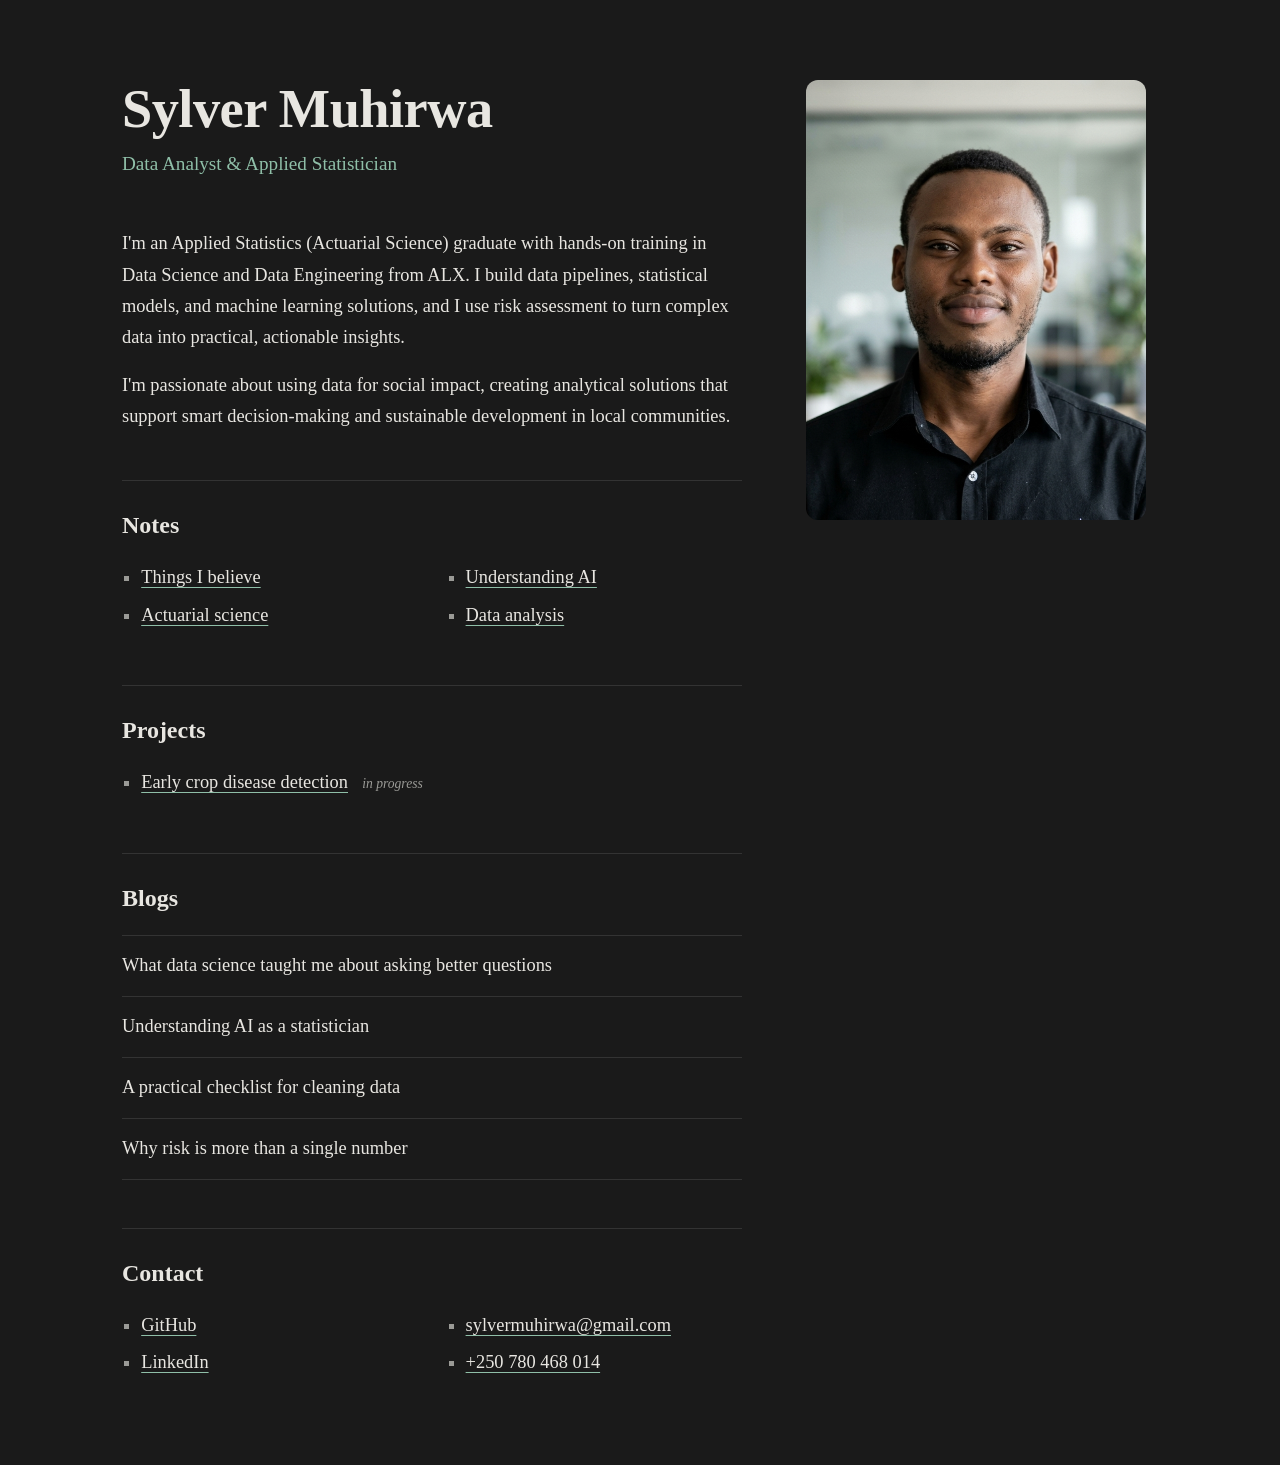
<file: index.html>
<!DOCTYPE html>
<html lang="en">
<head>
  <meta charset="UTF-8">
  <meta name="viewport" content="width=device-width, initial-scale=1">
  <title>Sylver Muhirwa | Data Analyst &amp; Applied Statistician</title>
  <meta name="description" content="Sylver Muhirwa: Applied Statistics (Actuarial Science) graduate writing about data science, AI and data analysis.">
  <link rel="stylesheet" href="style.css">
</head>
<body>
  <main>
    <div class="intro">
      <h1>Sylver Muhirwa</h1>
      <p class="role">Data Analyst &amp; Applied Statistician</p>

      <p>I'm an Applied Statistics (Actuarial Science) graduate with hands-on training in Data Science and Data Engineering from ALX. I build data pipelines, statistical models, and machine learning solutions, and I use risk assessment to turn complex data into practical, actionable insights.</p>
      <p>I'm passionate about using data for social impact, creating analytical solutions that support smart decision-making and sustainable development in local communities.</p>

      <h2>Notes</h2>
      <ul class="notes">
        <li><a href="beliefs.html">Things I believe</a></li>
        <li><a href="actuarial-science.html">Actuarial science</a></li>
        <li><a href="understanding-ai.html">Understanding AI</a></li>
        <li><a href="data-analysis.html">Data analysis</a></li>
      </ul>

      <h2>Projects</h2>
      <ul class="notes one">
        <li>
          <a href="https://github.com/sylvermuhirwa/crop-disease-detection" target="_blank" rel="noopener">Early crop disease detection</a>
          <span class="status">in progress</span>
        </li>
      </ul>

      <h2>Blogs</h2>
      <ul class="blogs">
        <li><a href="asking-better-questions.html"><span>What data science taught me about asking better questions</span><span class="date"></span></a></li>
        <li><a href="understanding-ai-as-a-statistician.html"><span>Understanding AI as a statistician</span><span class="date"></span></a></li>
        <li><a href="cleaning-data-checklist.html"><span>A practical checklist for cleaning data</span><span class="date"></span></a></li>
        <li><a href="risk-more-than-a-number.html"><span>Why risk is more than a single number</span><span class="date"></span></a></li>
      </ul>

      <h2>Contact</h2>
      <ul class="notes">
        <li><a href="https://github.com/sylvermuhirwa" target="_blank" rel="noopener">GitHub</a></li>
        <li><a href="https://https://linkedin.com/in/sylver-muhirwa" target="_blank" rel="noopener">LinkedIn</a></li>
        <li><a href="mailto:sylvermuhirwa@gmail.com">sylvermuhirwa@gmail.com</a></li>
        <li><a href="tel:+250780468014">+250 780 468 014</a></li>
      </ul>
    </div>
    <img src="images/me.jpg" alt="Portrait of Sylver Muhirwa" width="340" height="440">
  </main>
</body>
</html>
</file>
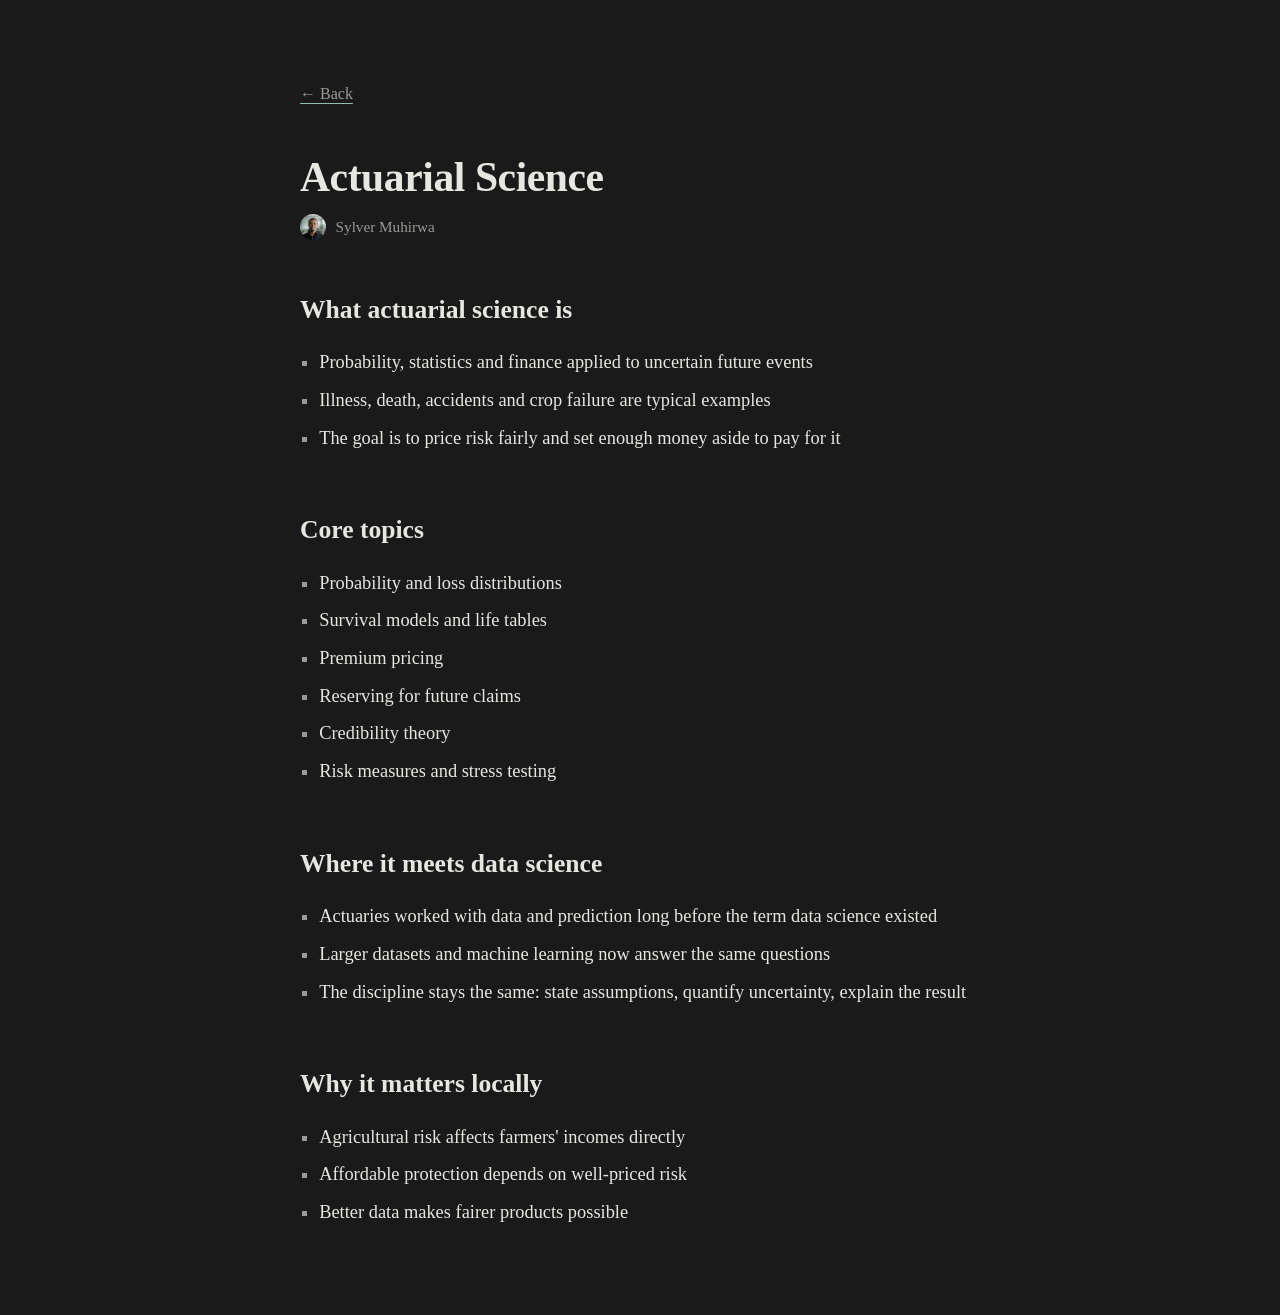
<file: actuarial-science.html>
<!DOCTYPE html>
<html lang="en">
<head>
  <meta charset="UTF-8">
  <meta name="viewport" content="width=device-width, initial-scale=1">
  <title>Actuarial science | Sylver Muhirwa</title>
  <link rel="stylesheet" href="style.css">
</head>
<body>
  <main class="page">
    <article class="intro">
      <p class="back"><a href="index.html">&larr; Back</a></p>
      <h1>Actuarial Science</h1>
      <p class="byline"><img src="images/me.jpg" alt="" width="26" height="26"> Sylver Muhirwa</p>

      <h2>What actuarial science is</h2>
      <ul class="notes one">
        <li>Probability, statistics and finance applied to uncertain future events</li>
        <li>Illness, death, accidents and crop failure are typical examples</li>
        <li>The goal is to price risk fairly and set enough money aside to pay for it</li>
      </ul>

      <h2>Core topics</h2>
      <ul class="notes one">
        <li>Probability and loss distributions</li>
        <li>Survival models and life tables</li>
        <li>Premium pricing</li>
        <li>Reserving for future claims</li>
        <li>Credibility theory</li>
        <li>Risk measures and stress testing</li>
      </ul>

      <h2>Where it meets data science</h2>
      <ul class="notes one">
        <li>Actuaries worked with data and prediction long before the term data science existed</li>
        <li>Larger datasets and machine learning now answer the same questions</li>
        <li>The discipline stays the same: state assumptions, quantify uncertainty, explain the result</li>
      </ul>

      <h2>Why it matters locally</h2>
      <ul class="notes one">
        <li>Agricultural risk affects farmers' incomes directly</li>
        <li>Affordable protection depends on well-priced risk</li>
        <li>Better data makes fairer products possible</li>
      </ul>
    </article>
  </main>
</body>
</html>
</file>
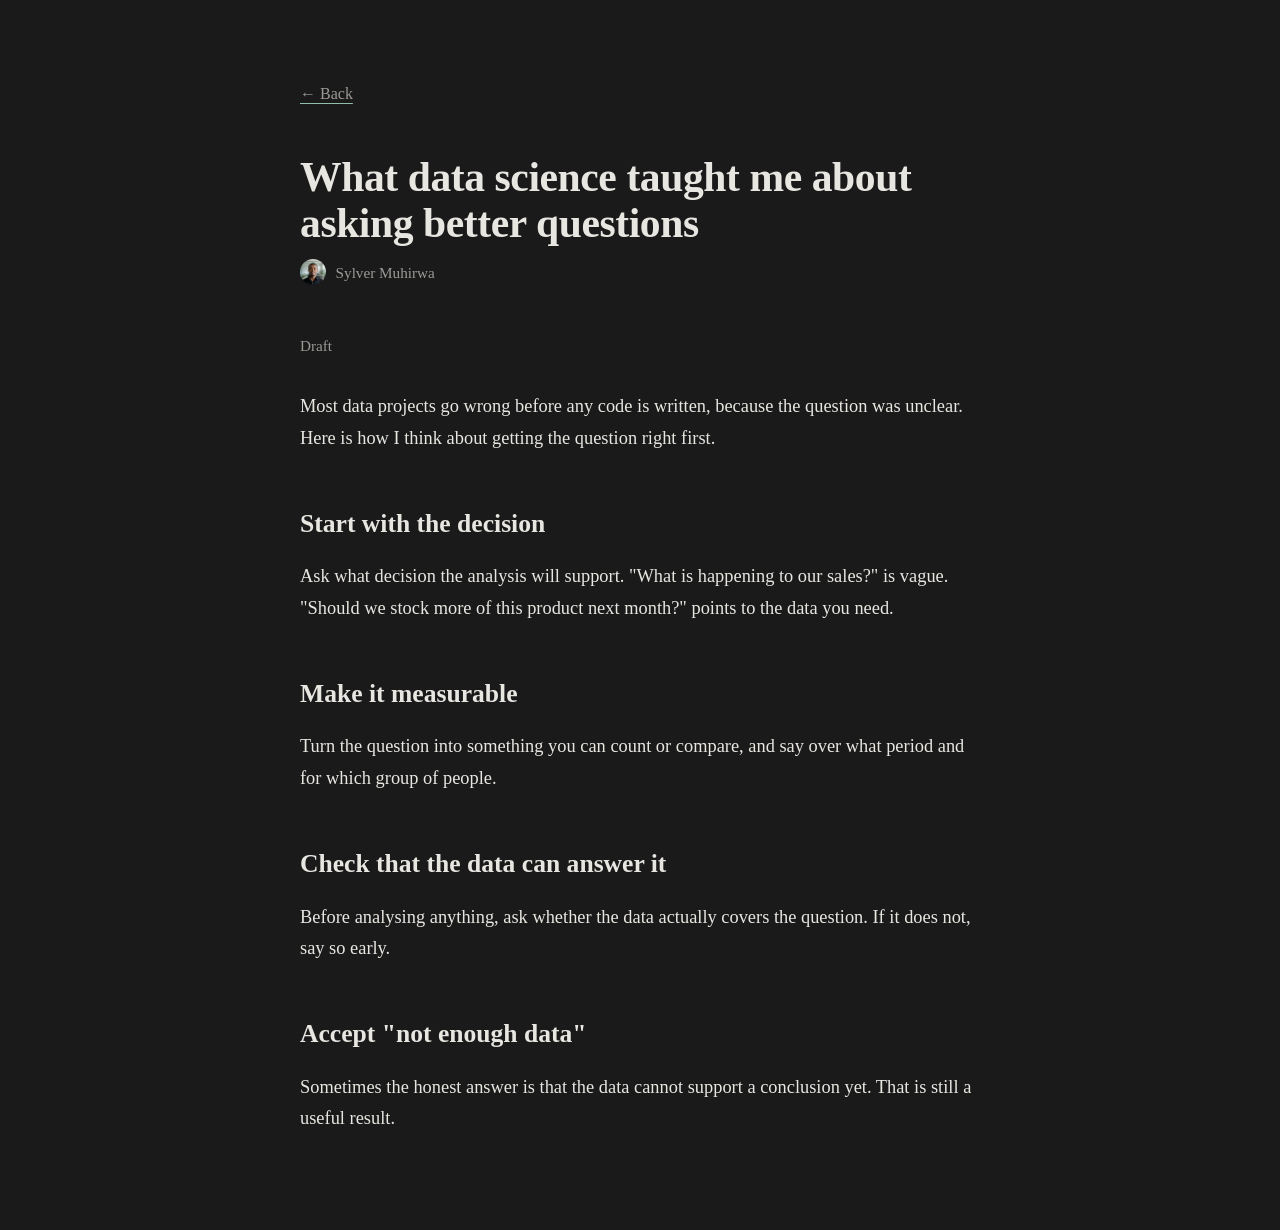
<file: asking-better-questions.html>
<!DOCTYPE html>
<html lang="en">
<head>
  <meta charset="UTF-8">
  <meta name="viewport" content="width=device-width, initial-scale=1">
  <title>What data science taught me about asking better questions | Sylver Muhirwa</title>
  <link rel="stylesheet" href="style.css">
</head>
<body>
  <main class="page">
    <article class="intro">
      <p class="back"><a href="index.html">&larr; Back</a></p>
      <h1>What data science taught me about asking better questions</h1>
      <p class="byline"><img src="images/me.jpg" alt="" width="26" height="26"> Sylver Muhirwa</p>
      <p class="date">Draft</p>

      <p>Most data projects go wrong before any code is written, because the question was unclear. Here is how I think about getting the question right first.</p>

      <h2>Start with the decision</h2>
      <p>Ask what decision the analysis will support. "What is happening to our sales?" is vague. "Should we stock more of this product next month?" points to the data you need.</p>
      <!-- Add your own example or experience here -->

      <h2>Make it measurable</h2>
      <p>Turn the question into something you can count or compare, and say over what period and for which group of people.</p>
      <!-- Add your own example or experience here -->

      <h2>Check that the data can answer it</h2>
      <p>Before analysing anything, ask whether the data actually covers the question. If it does not, say so early.</p>
      <!-- Add your own example or experience here -->

      <h2>Accept "not enough data"</h2>
      <p>Sometimes the honest answer is that the data cannot support a conclusion yet. That is still a useful result.</p>
      <!-- Add your own example or experience here -->
    </article>
  </main>
</body>
</html>
</file>
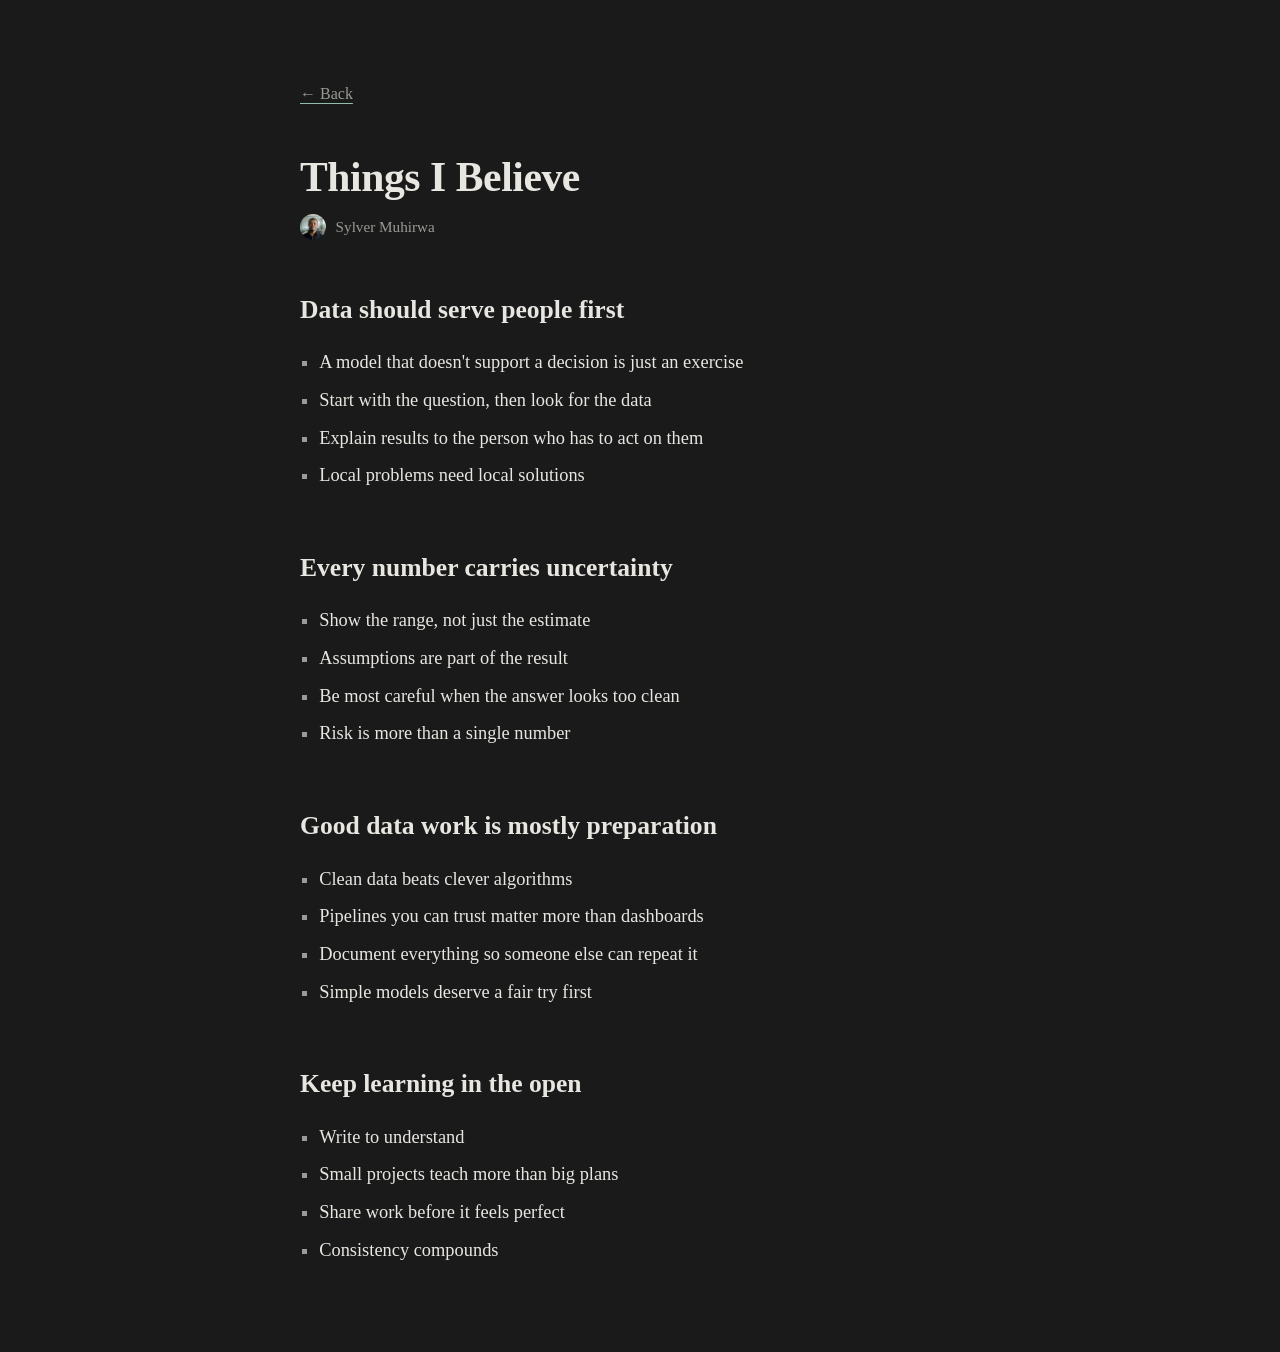
<file: beliefs.html>
<!DOCTYPE html>
<html lang="en">
<head>
  <meta charset="UTF-8">
  <meta name="viewport" content="width=device-width, initial-scale=1">
  <title>Things I believe | Sylver Muhirwa</title>
  <link rel="stylesheet" href="style.css">
</head>
<body>
  <main class="page">
    <article class="intro">
      <p class="back"><a href="index.html">&larr; Back</a></p>
      <h1>Things I Believe</h1>
      <p class="byline"><img src="images/me.jpg" alt="" width="26" height="26"> Sylver Muhirwa</p>

      <h2>Data should serve people first</h2>
      <ul class="notes one">
        <li>A model that doesn't support a decision is just an exercise</li>
        <li>Start with the question, then look for the data</li>
        <li>Explain results to the person who has to act on them</li>
        <li>Local problems need local solutions</li>
      </ul>

      <h2>Every number carries uncertainty</h2>
      <ul class="notes one">
        <li>Show the range, not just the estimate</li>
        <li>Assumptions are part of the result</li>
        <li>Be most careful when the answer looks too clean</li>
        <li>Risk is more than a single number</li>
      </ul>

      <h2>Good data work is mostly preparation</h2>
      <ul class="notes one">
        <li>Clean data beats clever algorithms</li>
        <li>Pipelines you can trust matter more than dashboards</li>
        <li>Document everything so someone else can repeat it</li>
        <li>Simple models deserve a fair try first</li>
      </ul>

      <h2>Keep learning in the open</h2>
      <ul class="notes one">
        <li>Write to understand</li>
        <li>Small projects teach more than big plans</li>
        <li>Share work before it feels perfect</li>
        <li>Consistency compounds</li>
      </ul>
    </article>
  </main>
</body>
</html>
</file>
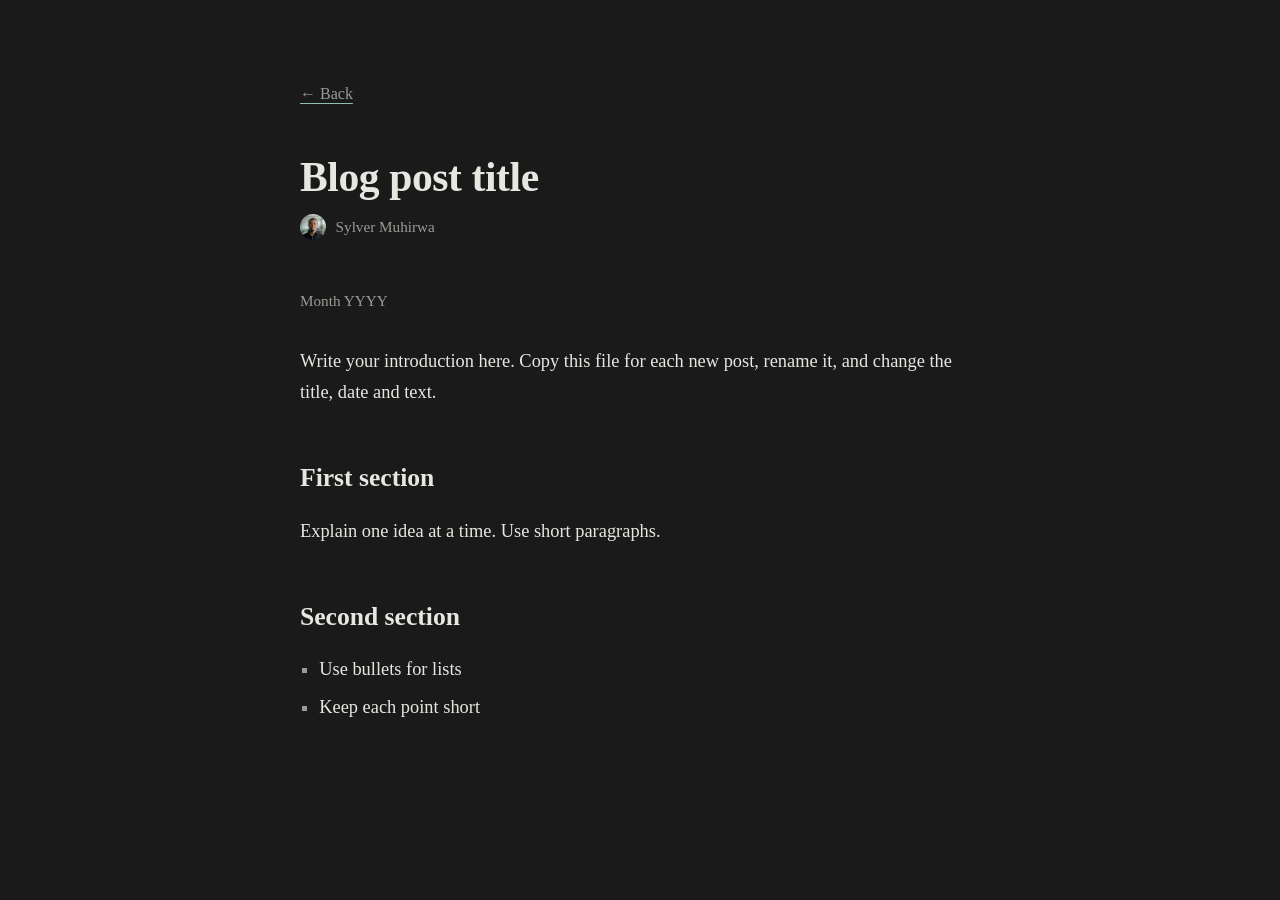
<file: blog-post-template.html>
<!DOCTYPE html>
<html lang="en">
<head>
  <meta charset="UTF-8">
  <meta name="viewport" content="width=device-width, initial-scale=1">
  <title>Blog post title | Sylver Muhirwa</title>
  <link rel="stylesheet" href="style.css">
</head>
<body>
  <main class="page">
    <article class="intro">
      <p class="back"><a href="index.html">&larr; Back</a></p>
      <h1>Blog post title</h1>
      <p class="byline"><img src="images/me.jpg" alt="" width="26" height="26"> Sylver Muhirwa</p>
      <p class="date">Month YYYY</p>

      <p>Write your introduction here. Copy this file for each new post, rename it, and change the title, date and text.</p>

      <h2>First section</h2>
      <p>Explain one idea at a time. Use short paragraphs.</p>

      <h2>Second section</h2>
      <ul class="notes one">
        <li>Use bullets for lists</li>
        <li>Keep each point short</li>
      </ul>
    </article>
  </main>
</body>
</html>
</file>
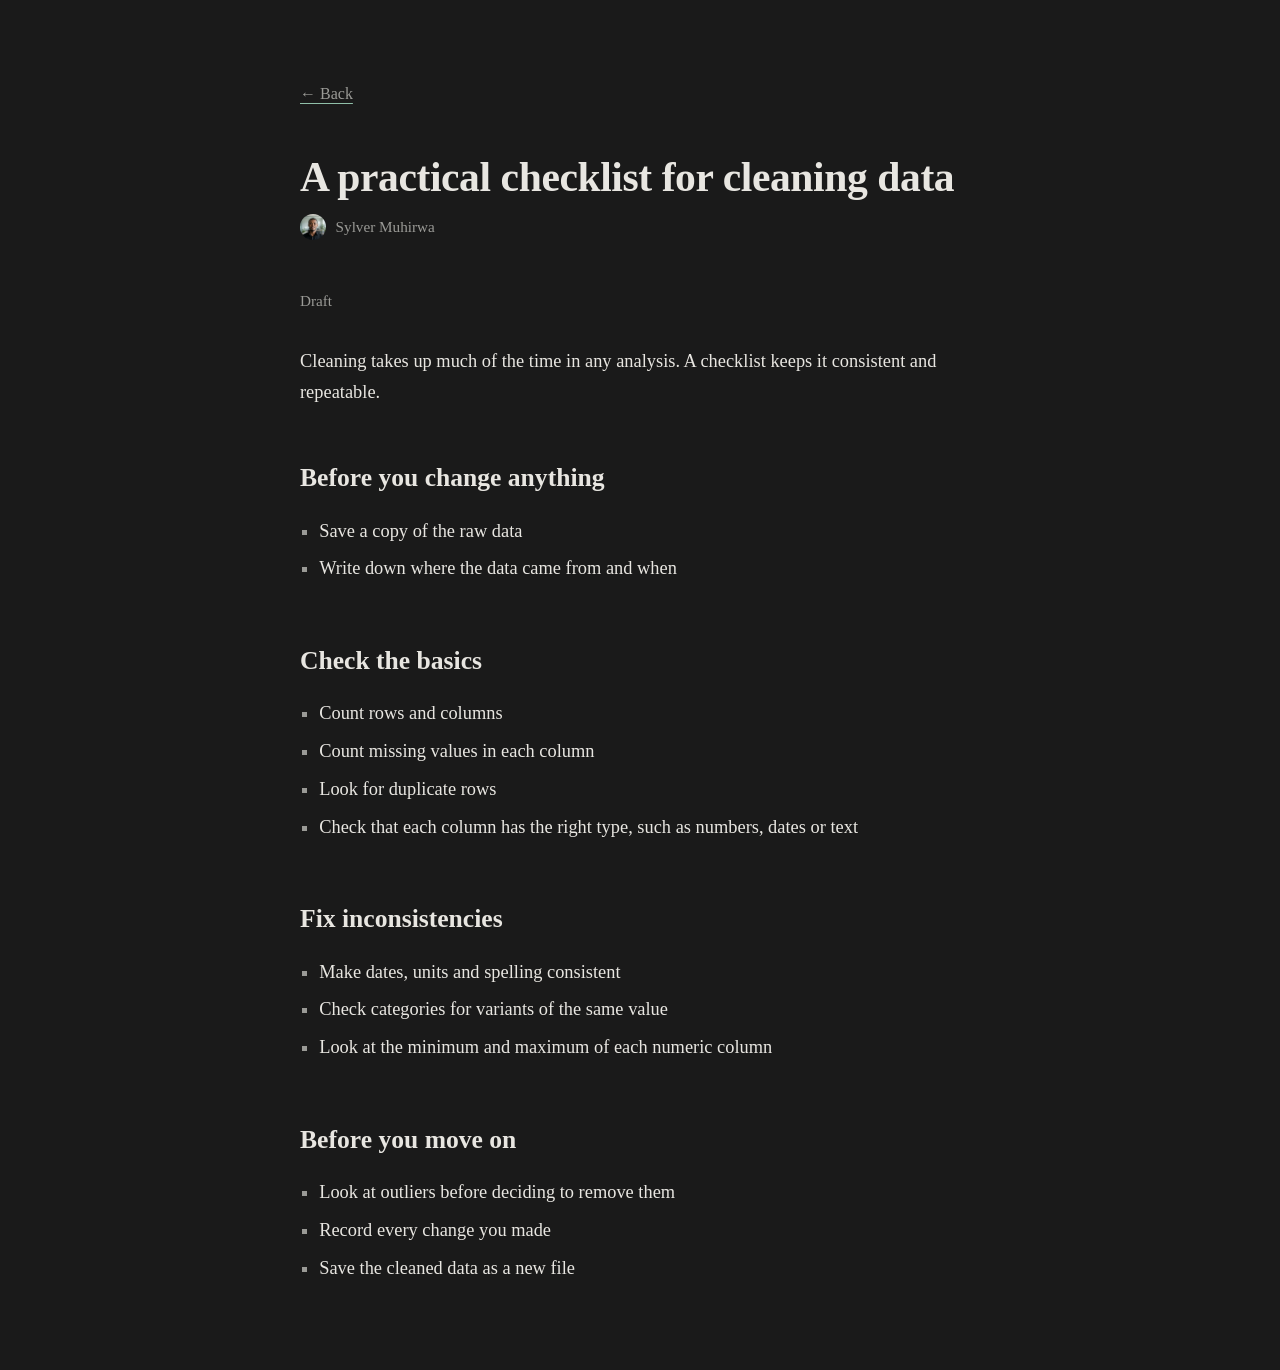
<file: cleaning-data-checklist.html>
<!DOCTYPE html>
<html lang="en">
<head>
  <meta charset="UTF-8">
  <meta name="viewport" content="width=device-width, initial-scale=1">
  <title>A practical checklist for cleaning data | Sylver Muhirwa</title>
  <link rel="stylesheet" href="style.css">
</head>
<body>
  <main class="page">
    <article class="intro">
      <p class="back"><a href="index.html">&larr; Back</a></p>
      <h1>A practical checklist for cleaning data</h1>
      <p class="byline"><img src="images/me.jpg" alt="" width="26" height="26"> Sylver Muhirwa</p>
      <p class="date">Draft</p>

      <p>Cleaning takes up much of the time in any analysis. A checklist keeps it consistent and repeatable.</p>

      <h2>Before you change anything</h2>
      <ul class="notes one">
        <li>Save a copy of the raw data</li>
        <li>Write down where the data came from and when</li>
      </ul>
      <!-- Add your own example or experience here -->

      <h2>Check the basics</h2>
      <ul class="notes one">
        <li>Count rows and columns</li>
        <li>Count missing values in each column</li>
        <li>Look for duplicate rows</li>
        <li>Check that each column has the right type, such as numbers, dates or text</li>
      </ul>
      <!-- Add your own example or experience here -->

      <h2>Fix inconsistencies</h2>
      <ul class="notes one">
        <li>Make dates, units and spelling consistent</li>
        <li>Check categories for variants of the same value</li>
        <li>Look at the minimum and maximum of each numeric column</li>
      </ul>
      <!-- Add your own example or experience here -->

      <h2>Before you move on</h2>
      <ul class="notes one">
        <li>Look at outliers before deciding to remove them</li>
        <li>Record every change you made</li>
        <li>Save the cleaned data as a new file</li>
      </ul>
      <!-- Add your own example or experience here -->
    </article>
  </main>
</body>
</html>
</file>
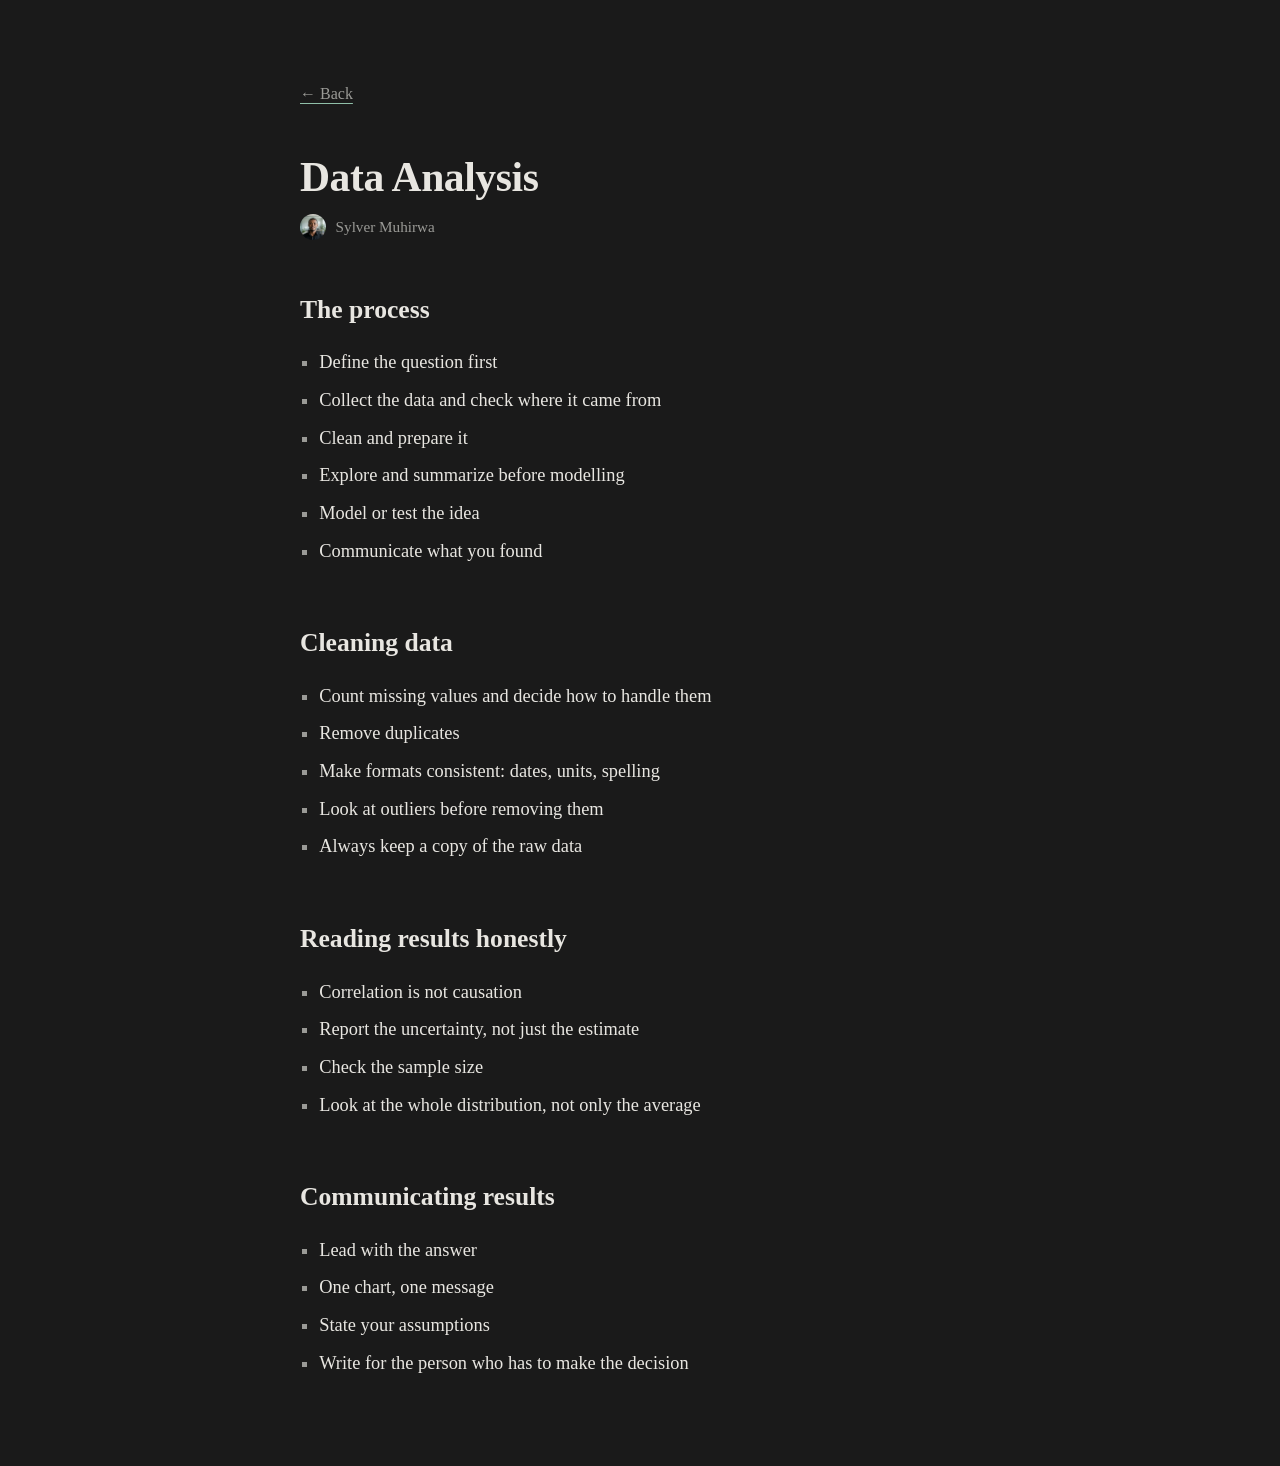
<file: data-analysis.html>
<!DOCTYPE html>
<html lang="en">
<head>
  <meta charset="UTF-8">
  <meta name="viewport" content="width=device-width, initial-scale=1">
  <title>Data analysis | Sylver Muhirwa</title>
  <link rel="stylesheet" href="style.css">
</head>
<body>
  <main class="page">
    <article class="intro">
      <p class="back"><a href="index.html">&larr; Back</a></p>
      <h1>Data Analysis</h1>
      <p class="byline"><img src="images/me.jpg" alt="" width="26" height="26"> Sylver Muhirwa</p>

      <h2>The process</h2>
      <ul class="notes one">
        <li>Define the question first</li>
        <li>Collect the data and check where it came from</li>
        <li>Clean and prepare it</li>
        <li>Explore and summarize before modelling</li>
        <li>Model or test the idea</li>
        <li>Communicate what you found</li>
      </ul>

      <h2>Cleaning data</h2>
      <ul class="notes one">
        <li>Count missing values and decide how to handle them</li>
        <li>Remove duplicates</li>
        <li>Make formats consistent: dates, units, spelling</li>
        <li>Look at outliers before removing them</li>
        <li>Always keep a copy of the raw data</li>
      </ul>

      <h2>Reading results honestly</h2>
      <ul class="notes one">
        <li>Correlation is not causation</li>
        <li>Report the uncertainty, not just the estimate</li>
        <li>Check the sample size</li>
        <li>Look at the whole distribution, not only the average</li>
      </ul>

      <h2>Communicating results</h2>
      <ul class="notes one">
        <li>Lead with the answer</li>
        <li>One chart, one message</li>
        <li>State your assumptions</li>
        <li>Write for the person who has to make the decision</li>
      </ul>
    </article>
  </main>
</body>
</html>
</file>
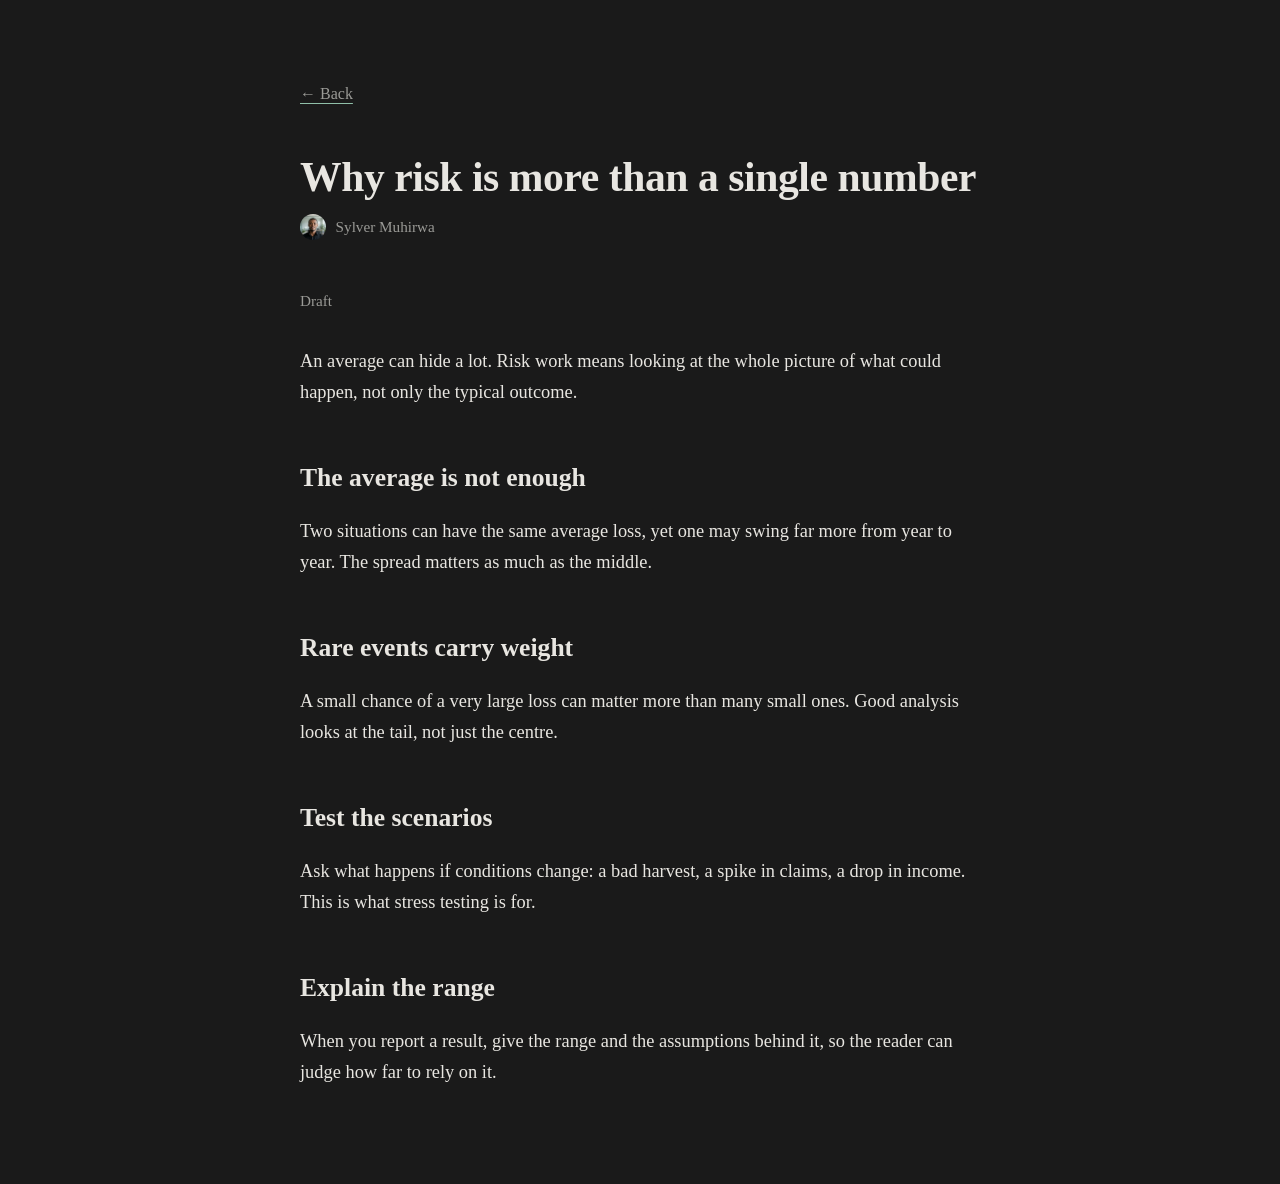
<file: risk-more-than-a-number.html>
<!DOCTYPE html>
<html lang="en">
<head>
  <meta charset="UTF-8">
  <meta name="viewport" content="width=device-width, initial-scale=1">
  <title>Why risk is more than a single number | Sylver Muhirwa</title>
  <link rel="stylesheet" href="style.css">
</head>
<body>
  <main class="page">
    <article class="intro">
      <p class="back"><a href="index.html">&larr; Back</a></p>
      <h1>Why risk is more than a single number</h1>
      <p class="byline"><img src="images/me.jpg" alt="" width="26" height="26"> Sylver Muhirwa</p>
      <p class="date">Draft</p>

      <p>An average can hide a lot. Risk work means looking at the whole picture of what could happen, not only the typical outcome.</p>

      <h2>The average is not enough</h2>
      <p>Two situations can have the same average loss, yet one may swing far more from year to year. The spread matters as much as the middle.</p>
      <!-- Add your own example or experience here -->

      <h2>Rare events carry weight</h2>
      <p>A small chance of a very large loss can matter more than many small ones. Good analysis looks at the tail, not just the centre.</p>
      <!-- Add your own example or experience here -->

      <h2>Test the scenarios</h2>
      <p>Ask what happens if conditions change: a bad harvest, a spike in claims, a drop in income. This is what stress testing is for.</p>
      <!-- Add your own example or experience here -->

      <h2>Explain the range</h2>
      <p>When you report a result, give the range and the assumptions behind it, so the reader can judge how far to rely on it.</p>
      <!-- Add your own example or experience here -->
    </article>
  </main>
</body>
</html>
</file>
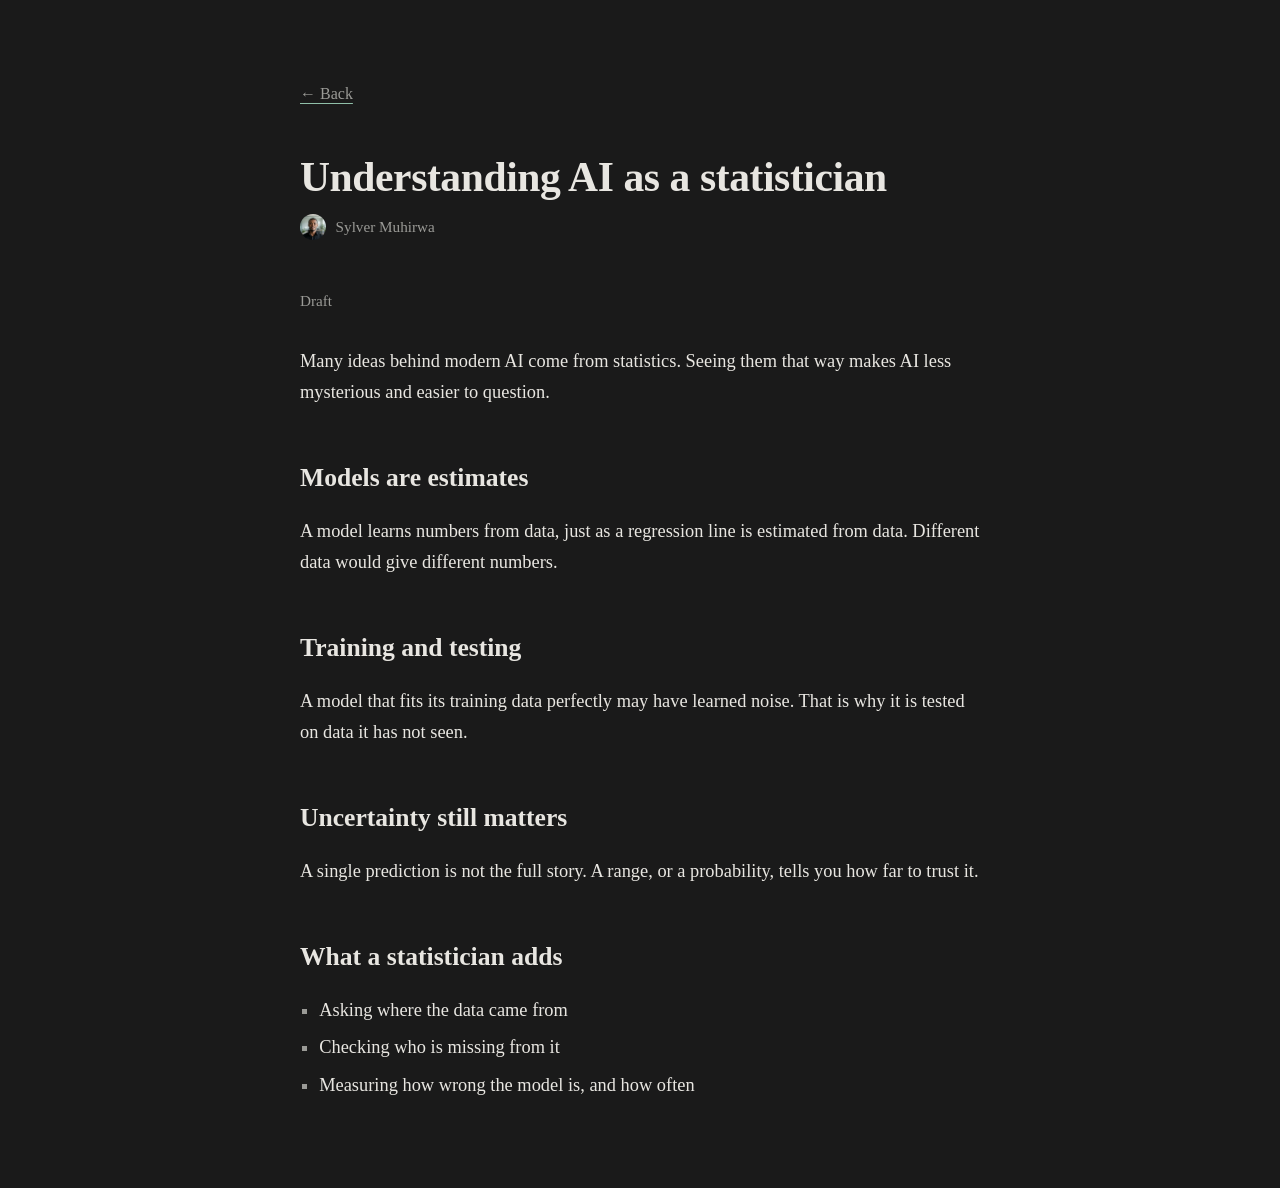
<file: understanding-ai-as-a-statistician.html>
<!DOCTYPE html>
<html lang="en">
<head>
  <meta charset="UTF-8">
  <meta name="viewport" content="width=device-width, initial-scale=1">
  <title>Understanding AI as a statistician | Sylver Muhirwa</title>
  <link rel="stylesheet" href="style.css">
</head>
<body>
  <main class="page">
    <article class="intro">
      <p class="back"><a href="index.html">&larr; Back</a></p>
      <h1>Understanding AI as a statistician</h1>
      <p class="byline"><img src="images/me.jpg" alt="" width="26" height="26"> Sylver Muhirwa</p>
      <p class="date">Draft</p>

      <p>Many ideas behind modern AI come from statistics. Seeing them that way makes AI less mysterious and easier to question.</p>

      <h2>Models are estimates</h2>
      <p>A model learns numbers from data, just as a regression line is estimated from data. Different data would give different numbers.</p>
      <!-- Add your own example or experience here -->

      <h2>Training and testing</h2>
      <p>A model that fits its training data perfectly may have learned noise. That is why it is tested on data it has not seen.</p>
      <!-- Add your own example or experience here -->

      <h2>Uncertainty still matters</h2>
      <p>A single prediction is not the full story. A range, or a probability, tells you how far to trust it.</p>
      <!-- Add your own example or experience here -->

      <h2>What a statistician adds</h2>
      <ul class="notes one">
        <li>Asking where the data came from</li>
        <li>Checking who is missing from it</li>
        <li>Measuring how wrong the model is, and how often</li>
      </ul>
      <!-- Add your own example or experience here -->
    </article>
  </main>
</body>
</html>
</file>
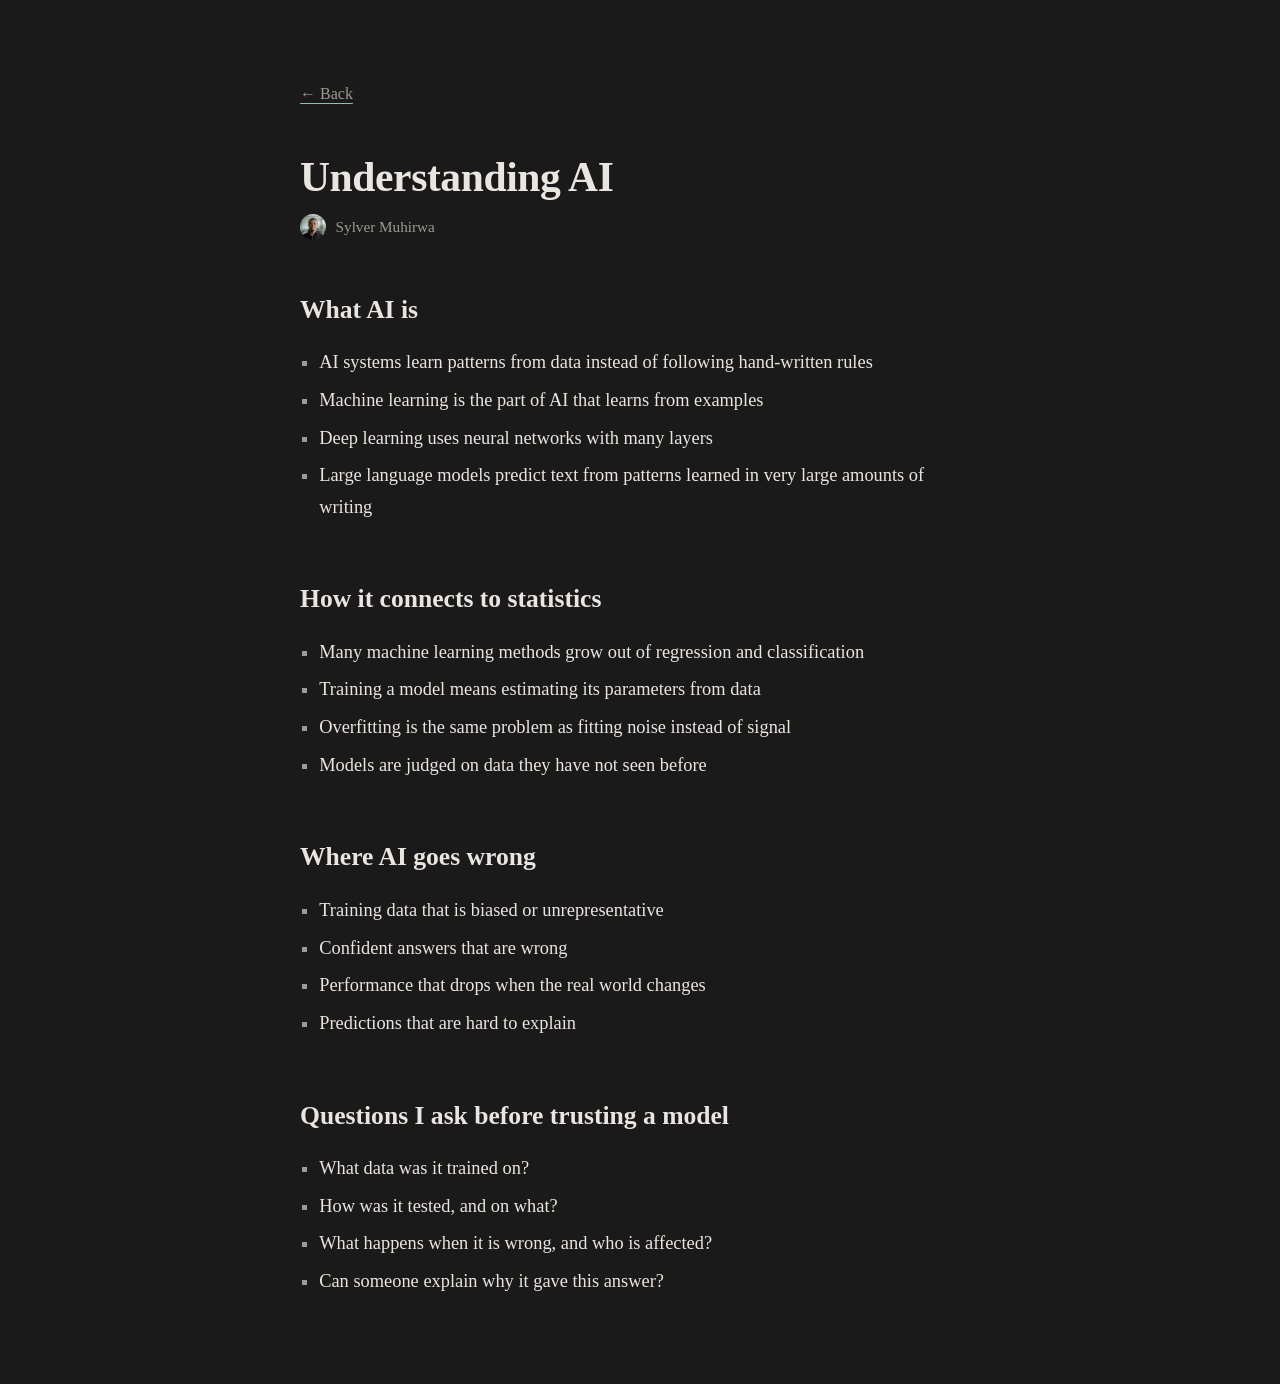
<file: understanding-ai.html>
<!DOCTYPE html>
<html lang="en">
<head>
  <meta charset="UTF-8">
  <meta name="viewport" content="width=device-width, initial-scale=1">
  <title>Understanding AI | Sylver Muhirwa</title>
  <link rel="stylesheet" href="style.css">
</head>
<body>
  <main class="page">
    <article class="intro">
      <p class="back"><a href="index.html">&larr; Back</a></p>
      <h1>Understanding AI</h1>
      <p class="byline"><img src="images/me.jpg" alt="" width="26" height="26"> Sylver Muhirwa</p>

      <h2>What AI is</h2>
      <ul class="notes one">
        <li>AI systems learn patterns from data instead of following hand-written rules</li>
        <li>Machine learning is the part of AI that learns from examples</li>
        <li>Deep learning uses neural networks with many layers</li>
        <li>Large language models predict text from patterns learned in very large amounts of writing</li>
      </ul>

      <h2>How it connects to statistics</h2>
      <ul class="notes one">
        <li>Many machine learning methods grow out of regression and classification</li>
        <li>Training a model means estimating its parameters from data</li>
        <li>Overfitting is the same problem as fitting noise instead of signal</li>
        <li>Models are judged on data they have not seen before</li>
      </ul>

      <h2>Where AI goes wrong</h2>
      <ul class="notes one">
        <li>Training data that is biased or unrepresentative</li>
        <li>Confident answers that are wrong</li>
        <li>Performance that drops when the real world changes</li>
        <li>Predictions that are hard to explain</li>
      </ul>

      <h2>Questions I ask before trusting a model</h2>
      <ul class="notes one">
        <li>What data was it trained on?</li>
        <li>How was it tested, and on what?</li>
        <li>What happens when it is wrong, and who is affected?</li>
        <li>Can someone explain why it gave this answer?</li>
      </ul>
    </article>
  </main>
</body>
</html>
</file>
<file: style.css>
:root {
  --bg: #1a1a1a;
  --text: #e8e6e1;
  --muted: #9a9a96;
  --line: #333;
  --accent: #8fbfa8;
}

* { box-sizing: border-box; }

html { scroll-behavior: smooth; }

body {
  background: var(--bg);
  color: var(--text);
  font-family: Georgia, "Times New Roman", serif;
  font-size: 1.15rem;
  line-height: 1.7;
  margin: 0;
}

main {
  display: flex;
  gap: 4rem;
  max-width: 1100px;
  margin: 0 auto;
  padding: 5rem 2rem;
}

.intro {
  flex: 1;
  max-width: 620px;
}

h1 {
  font-size: clamp(2.4rem, 6vw, 3.4rem);
  margin: 0 0 0.5rem;
  line-height: 1.1;
  letter-spacing: -0.01em;
}

.role {
  color: var(--accent);
  font-size: 1.2rem;
  margin: 0 0 3rem;
}

h2 {
  font-size: 1.5rem;
  margin: 3rem 0 1rem;
  padding-top: 1.5rem;
  border-top: 1px solid var(--line);
}

h3 {
  font-size: 1.15rem;
  margin: 0 0 0.25rem;
}

p { margin: 0 0 1rem; }

/* Links */
a {
  color: var(--text);
  text-decoration-color: var(--accent);
  text-underline-offset: 4px;
}

a:hover { color: var(--accent); }

a:focus-visible {
  outline: 2px solid var(--accent);
  outline-offset: 3px;
  border-radius: 2px;
}

/* Skills */
.skills { margin: 0; }

.skills dt {
  font-weight: bold;
  margin-top: 1rem;
}

.skills dd {
  margin: 0;
  color: var(--muted);
  font-size: 1.05rem;
}

/* Projects */
.project p {
  color: var(--muted);
  font-size: 1.05rem;
  margin: 0;
}

.status {
  color: var(--muted);
  font-size: 0.85rem;
  font-weight: normal;
  font-style: italic;
  margin-left: 0.6rem;
}

/* Contact */
.links {
  list-style: none;
  padding: 0;
  margin: 0;
  display: flex;
  flex-wrap: wrap;
  gap: 0.5rem 1.8rem;
}

/* Photo */
img {
  width: 340px;
  height: 440px;
  max-width: 100%;
  object-fit: cover;
  border-radius: 12px;
  align-self: flex-start;
  position: sticky;
  top: 5rem;
  background: #252525;
}

/* Skip link */
.skip {
  position: absolute;
  left: -999px;
  top: 0.5rem;
  background: var(--accent);
  color: #111;
  padding: 0.4rem 0.8rem;
  z-index: 10;
}

.skip:focus { left: 0.5rem; }

/* Tablet and mobile: photo moves above the text */
@media (max-width: 800px) {
  body { font-size: 1.05rem; }

  main {
    flex-direction: column-reverse;
    gap: 2rem;
    padding: 2.5rem 1.25rem 4rem;
  }

  img {
    position: static;
    width: 100%;
    max-width: 320px;
    height: auto;
    aspect-ratio: 3 / 4;
  }

  .role { margin-bottom: 2rem; }
}

@media (prefers-reduced-motion: reduce) {
  html { scroll-behavior: auto; }
}

/* ---- Notes, blogs, sub pages ---- */
.notes {
  list-style: square;
  padding-left: 1.2rem;
  margin: 0;
  columns: 2;
  column-gap: 3rem;
}
.notes li { margin-bottom: 0.4rem; break-inside: avoid; }
.notes::marker, .notes li::marker { color: var(--muted); }
.notes.one { columns: 1; }
.soon { color: var(--muted); }
.soon::after { content: " (soon)"; font-size: 0.85rem; }

.blogs { list-style: none; padding: 0; margin: 0; border-top: 1px solid var(--line); }
.blogs li { border-bottom: 1px solid var(--line); }
.blogs a {
  display: flex;
  justify-content: space-between;
  gap: 1.5rem;
  padding: 0.9rem 0;
  text-decoration: none;
}
.blogs a:hover span:first-child { color: var(--accent); }
.date { color: var(--muted); font-size: 0.95rem; white-space: nowrap; }

.page { display: block; }
.page .intro { max-width: 640px; margin: 0 auto; }
.back { margin: 0 0 2rem; font-size: 1rem; }
.beliefs { padding-left: 1.4rem; }
.beliefs li { margin-bottom: 1.2rem; }
.beliefs strong { display: block; }

@media (max-width: 800px) {
  .notes { columns: 1; }
  .blogs a { flex-direction: column; gap: 0; }
}

/* single-page tweaks */
h2[id] { scroll-margin-top: 2rem; }
.after { margin-top: 1.2rem; }

/* ---- article pages (beliefs, actuarial, blog posts) ---- */
.page .intro { max-width: 680px; }
.page h1 { font-size: clamp(2rem, 5vw, 2.6rem); margin-bottom: 0.8rem; }
.page h2 { border-top: 0; padding-top: 0; margin: 3rem 0 1rem; font-size: 1.6rem; }
.byline {
  display: flex;
  align-items: center;
  gap: 0.6rem;
  color: var(--muted);
  font-size: 0.95rem;
  margin: 0 0 3rem;
}
.byline img {
  width: 26px;
  height: 26px;
  border-radius: 50%;
  position: static;
  align-self: auto;
  object-fit: cover;
}
.page .date { color: var(--muted); font-size: 0.95rem; margin-bottom: 2rem; }
.page .back { font-size: 1rem; margin-bottom: 3rem; }
.page .back a { color: var(--muted); }
</file>
